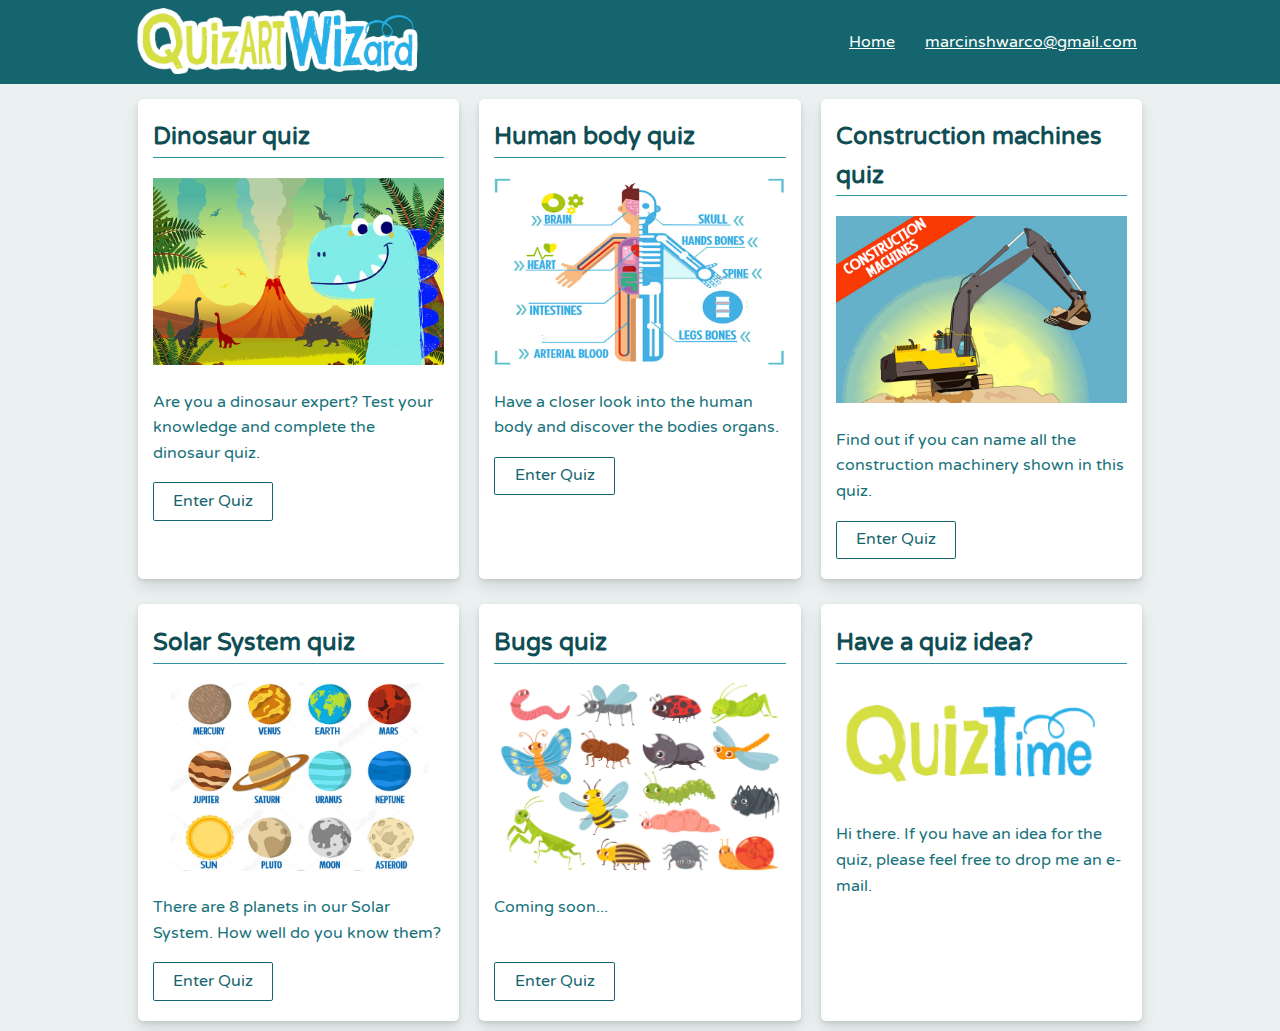
<file: Index.html>
<!DOCTYPE html>
<html>
	<head>
		<title>Quizes for kids</title>  
		<meta name="viewport" content="width=device-width, initial-scale=1.0">
		<link rel = "stylesheet" type = "text/css" href = "css/mainlayout.css" />
		<link rel = "stylesheet" type = "text/css" href = "css/normalize.css" />
	</head>
	<body>
		  
		   
<header>
<div class = "width-cap">
	<div class="sub-header">
	         <div class="logo"><a href="Index.html"> <img class="logo-quiz" src="images/quizart-wizard-logo.png"/></a></div>
	<nav>                        
		<ul class="flex">
		<li class="item-2 item"><a href="Index.html" >Home</a></li>           
		<li class="item-4 item"><a href="mailto:marcinshwarco@gmail.com">marcinshwarco@gmail.com</a></li>
		
		</ul>
	</nav>
	</div>
</div>
</header>
     <div class = "width-cap-wrapper">
	<div class="wrapper">
	<div id = "col">
	 <h2 id = "header-two-underline">Dinosaur quiz</h2>
	 <img class="pic" src="images/dinos-resized.jpg" alt="Drinks and eats">
	  <p> Are you a dinosaur expert? Test your knowledge and complete the dinosaur quiz.</p>
	  <a href="dinoquizpage.html" class="button-green">Enter Quiz</a>
	</div>
	<div id = "col">
	  <h2 id = "header-two-underline">Human body quiz</h2>
	  <img class="pic" src="images/human-body.jpg" alt="Drinks and eats">
	  <p>Have a closer look into the human body and discover the bodies organs.</p>
	  <a href="bodyquizpage.html" class="button-green">Enter Quiz</a>
	</div>
	<div id = "col">
	  <h2 id = "header-two-underline">Construction machines quiz</h2>
	  <img class="pic" src="images/diggers-resized.jpg" alt="Drinks and eats">
	  <p>Find out if you can name all the construction machinery shown in this quiz.</p>
	  <a href="constructionquizpage.html" class="button-green">Enter Quiz</a>
	</div>
	
	<div id = "col">
	 <h2 id = "header-two-underline">Solar System quiz</h2>
	 <img class="pic" src="images/planets-new.jpg" alt="Drinks and eats">
	  <p>There are 8 planets in our Solar System. How well do you know them? </p>
	  <a href="solarsystemquizpage.html" class="button-green">Enter Quiz</a>
	</div>
	<div id = "col">
	  <h2 id = "header-two-underline">Bugs quiz</h2>
	  <img class="pic" src="images/bugs.jpg" alt="Drinks and eats">
	  <p>Coming soon... </p>
	  <br>
	  <a href="#" class="button-green">Enter Quiz</a>
	</div>
	<div id = "col">
	  <h2 id = "header-two-underline">Have a quiz idea?</h2>
	  <img class="pic" src="images/quiztime.png" alt="Drinks and eats">
	  <p>Hi there. If you have an idea for the quiz, please feel free to drop me an e-mail. </p>
	 
	</div>
	
</div>
  </div>
	</body>
</html>
</file>
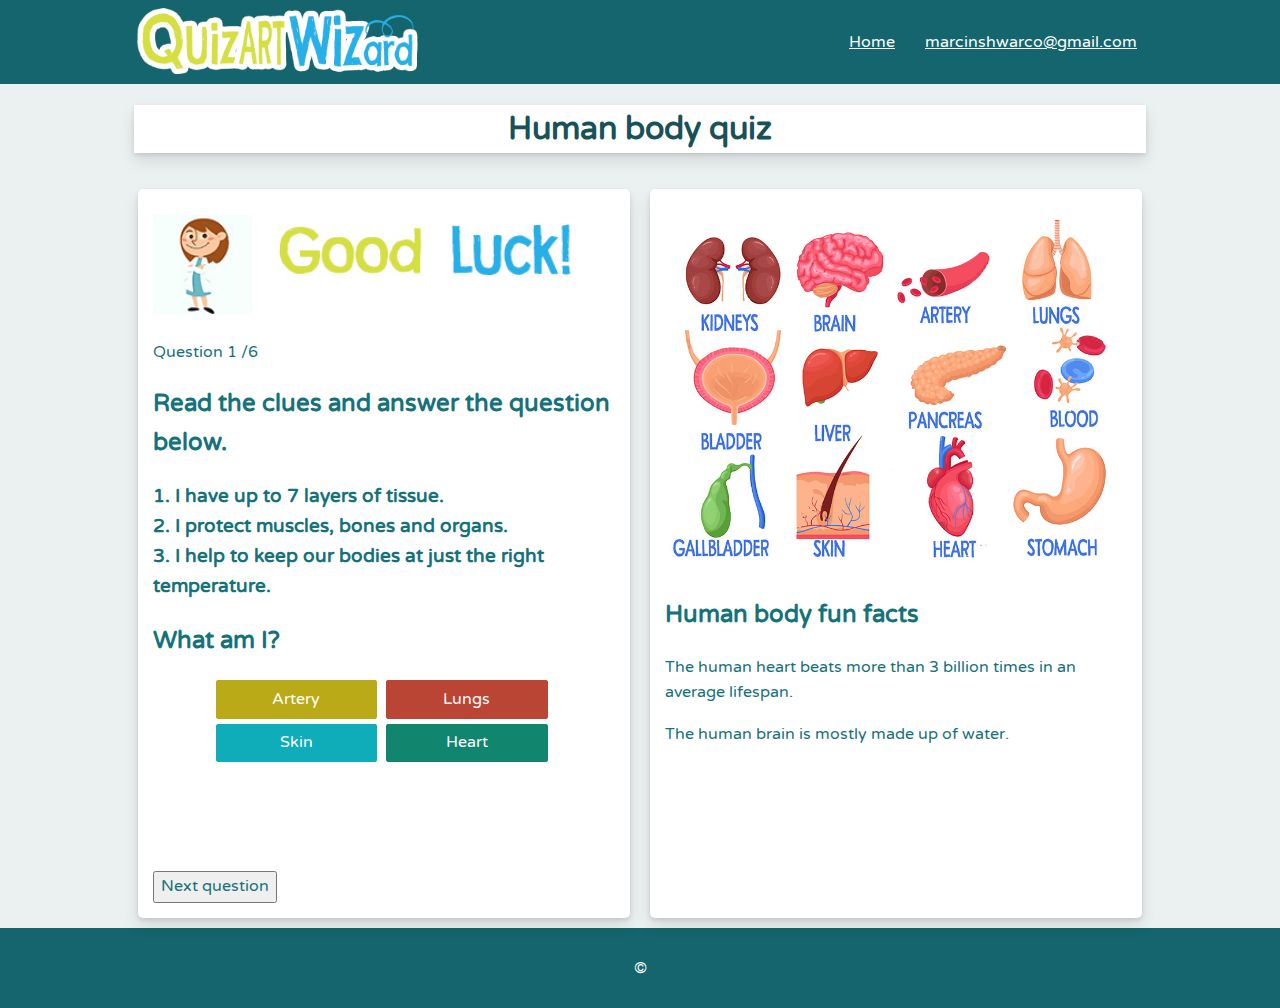
<file: bodyquizpage.html>
<!DOCTYPE html>
<html>
	<head>
		<title>Quizes for kids</title>  
		<meta name="viewport" content="width=device-width, initial-scale=1.0">
		<link rel = "stylesheet" type = "text/css" href = "css/mainlayout.css" />
		<link rel = "stylesheet" type = "text/css" href = "css/normalize.css" />
		<script src="https://ajax.googleapis.com/ajax/libs/jquery/3.5.1/jquery.min.js"></script>
		<script src="js/body-questions-answers.js"></script>
		
	</head>
	<body>
		  
		   
<header>
<div class = "width-cap">
	<div class="sub-header">
	         <div class="logo"><a href="Index.html"> <img class="logo-quiz" src="images/quizart-wizard-logo.png"/></a></div>
	<nav>                        
		<ul class="flex">
		<li class="item-2 item"><a href="Index.html" >Home</a></li>           
		<li class="item-4 item"><a href="mailto:marcinshwarco@gmail.com">marcinshwarco@gmail.com</a></li>
		
		</ul>
	</nav>
	</div>
</div>
</header>
 <audio id="firstsoundclip" preload="auto">
              <source src="sounds/correct.mp3"> </source>
              
 </audio>
 <audio id="secondsoundclip" preload="auto">
              
              <source src="sounds/wrong.mp3"> </source>
 </audio>
 
     <div class = "width-cap-wrapper">
	 
	<div id="mainwrapper">
	<div class="col1">
	<h1>Human body quiz</h1>
	</div>
	<div class="wrapper">
	 
	<div id = "col">
<img class="responsive_img" src="images/white.jpg">	 
<div><img class="pic" src="images/goodluck-doctor.jpg"></div>
<p id="question_number"> </p>	 
<h2>Read the clues and answer the question below.</h2>
<h3 id="mainQuestion">Let's start</h3>
<h3 id="secondQuestion">Let's start</h3>
<h3 id="thirdQuestion">Let's start</h3>
<h2 id="displayAnswer">What am I?</h2>

<div id ="button"  onclick="myFunction(event, questionIndex)">
  <button id="opt1" class="btn-group">Button Label</button>
  <button id="opt2" class="btn-group">Button Label</button>
  <button id="opt3" class="btn-group">Button Label</button>
  <button id="opt4" class="btn-group">Button Label</button>
</div>
<br>
<div id="tick-boxes">
<img id="tick" src="images/tick.jpg" alt="tick" width="70" height="70">
<img id="cross" src="images/cross.jpg" alt="cross" width="70" height="70">
</div>
<div> 
<button id="buttonNext">Next question</button>
</div>
	</div>
	
<div id="col2">	
<img class="responsive_img" src="images/white.jpg">
<div><img class="pic" src="images/congratulations-doctor.jpg" alt="good luck" ></div>	 
<h2>You have completed the quiz.</h2>
<h3 id="result"></h3>
<div id="medal">
</div>
<img src="images/medal.png" alt="medal"  >
</div>

	<div id = "col">
	  <br>
	  <img class="pic" src="images/human-body-organs.jpg" alt="human-body-organs">
	  <h2>Human body fun facts</h2>
	  <p>The human heart beats more than 3 billion times in an average lifespan.</p>
	  <p>The human brain is mostly made up of water.</p>
	</div>
	
	
</div>


</div>

  </div>
  <footer> &copy </footer>
  <script>

var imageArray =["quiztime.png", "tester.jpg"];

//variable setup
var questionIndex = 0; // var questionIndex is used to track question number and to select items from questions array
var col = document.getElementById('col');
var col2 = document.getElementById('col2');
var score = 0;
var totQuestions = questions.lenght;
var mainQuestion = document.getElementById('mainQuestion');
var secondQuestion = document.getElementById('secondQuestion');
var thirdQuestion = document.getElementById('thirdQuestion');
var opt1 = document.getElementById('opt1');
var opt2 = document.getElementById('opt2');
var opt3 = document.getElementById('opt3');
var opt4 = document.getElementById('opt4');
var tick = document.getElementById('tick');
var cross = document.getElementById('cross');
var displayAnswer= document.getElementById('displayAnswer');
var answer; // var answer is used to store the value of selected answer
var checker = false; // checker is used to check if the answer is selected
	  
//Function below is executed when one of the options is selected. 

function myFunction(event, questionIndex) {
var question_Number = questionIndex +1; // var question_Number is used to set the current question number
document.getElementById('question_number').innerHTML = 'Question ' + question_Number +' /6'; //Displays current question number to the user
var qMain = questions[questionIndex][0]; // in lines 126 to 135 (below), the the clues/quesions and answer options from questions array are displayed for the website
mainQuestion.textContent = qMain;
var qSecond = questions[questionIndex][1];
secondQuestion.textContent = qSecond;
var qThird = questions[questionIndex][2];
thirdQuestion.textContent = qThird;
opt1.innerHTML = questions[questionIndex][3];
 opt2.innerHTML = questions[questionIndex][4];
 opt3.innerHTML = questions[questionIndex][5];
 opt4.innerHTML = questions[questionIndex][6];
var x = event.target;
  if (x == opt1 || x == opt2 || x == opt3 || x == opt4){
  checker = true; // if answer is selected - checker value changes to true
  answer = x.innerHTML; // if answer is selected - var answer takes the value of button's innerHTML
  displayAnswer.innerHTML = 'What am I? ' + x.innerHTML; // selected answer is displayed on the website to the user
  }
  
  
  if ( answer == x.innerHTML && answer == questions[questionIndex][7]) {var audio = $("#firstsoundclip")[0];
      audio.play();  tick.style.visibility="visible"; cross.style.visibility="hidden";} else if (answer == x.innerHTML && answer!== questions[questionIndex][7]){var audio = $("#secondsoundclip")[0];
      audio.play();  cross.style.visibility="visible"; tick.style.visibility="hidden";} // the 'if else' statement is used to play a sound when the answer is selected - one sound for correct answer and second sound for incorrect answer
  }
  
  //Function below is executed when "next question" button is clicked.
var buttonNext =document.getElementById('buttonNext').addEventListener('click', function nextQuestion(){
    tick.style.visibility="hidden";
	cross.style.visibility="hidden";
    displayAnswer.innerHTML = 'What am I? ';
   if(checker == false) {alert('Please select your answer'); return;}
  if (answer == questions[questionIndex][7]) {score+=1; questionIndex++;}
     else {questionIndex++;}
  if (questionIndex == questions.length -1) {
    document.getElementById('buttonNext').innerHTML ="Finish";}
if (questionIndex == questions.length) {col.style.display ='none'; col2.style.display ='block'; document.getElementById('result').innerHTML = 'You answered: ' + score + ' out of ' +questionIndex + ' question(s) correctly.';}
	checker = false;
myFunction(event, questionIndex);

});
myFunction(event, questionIndex);


 </script>
	</body>
</html>
</file>
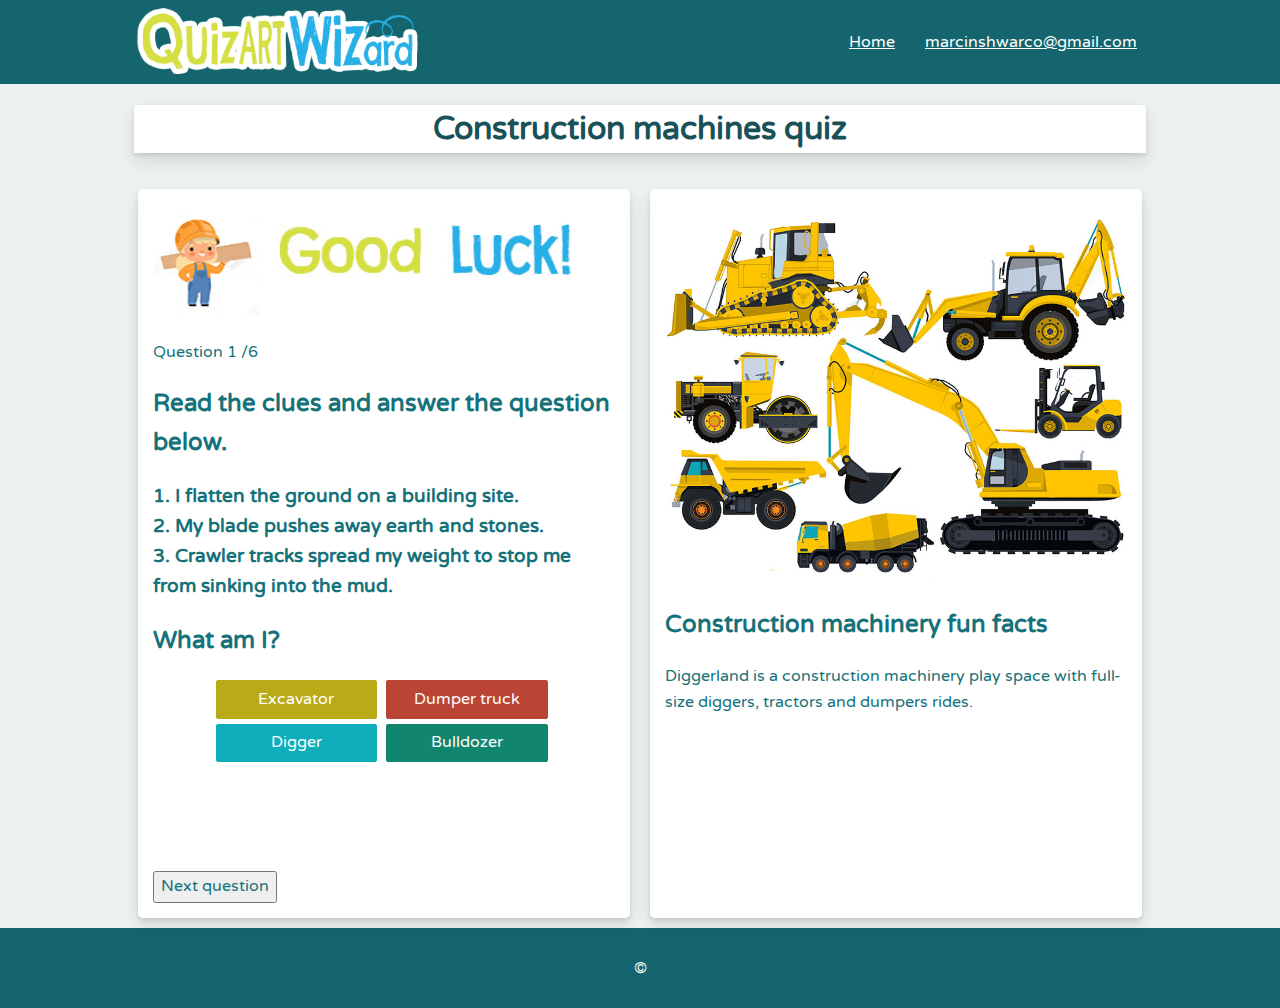
<file: constructionquizpage.html>
<!DOCTYPE html>
<html>
	<head>
		<title>Quizes for kids</title>  
		<meta name="viewport" content="width=device-width, initial-scale=1.0">
		<link rel = "stylesheet" type = "text/css" href = "css/mainlayout.css" />
		<link rel = "stylesheet" type = "text/css" href = "css/normalize.css" />
		<script src="https://ajax.googleapis.com/ajax/libs/jquery/3.5.1/jquery.min.js"></script>
		<script src="js/construction-questions-answers.js"></script>
		
	</head>
	<body>
		   
		   
<header>
<div class = "width-cap">
	<div class="sub-header">
	         <div class="logo"><a href="Index.html"> <img class="logo-quiz" src="images/quizart-wizard-logo.png"/></a></div>
	<nav>                        
		<ul class="flex">
		<li class="item-2 item"><a href="Index.html" >Home</a></li>           
		<li class="item-4 item"><a href="mailto:marcinshwarco@gmail.com">marcinshwarco@gmail.com</a></li>
	
		</ul>
	</nav>
	</div>
</div>
</header>
 <audio id="firstsoundclip" preload="auto">
              <source src="sounds/correct.mp3"> </source>
              
 </audio>
 <audio id="secondsoundclip" preload="auto">
              
              <source src="sounds/wrong.mp3"> </source>
 </audio>
 
     <div class = "width-cap-wrapper">
	 
	<div id="mainwrapper">
	<div class="col1">
	<h1>Construction machines quiz</h1>
	</div>
	<div class="wrapper">
	 
<div id = "col">
<img class="responsive_img" src="images/white.jpg">	 
<div><img class="pic" src="images/goodluck-builder.jpg"></div>	
 <p id="question_number"> </p>	
<h2>Read the clues and answer the question below.</h2>
<h3 id="mainQuestion">Let's start</h3>
<h3 id="secondQuestion">Let's start</h3>
<h3 id="thirdQuestion">Let's start</h3>
<h2 id="displayAnswer">What am I?</h2>

<div id ="button"  onclick="myFunction(event, questionIndex)">
  <button id="opt1" class="btn-group">Button Label</button>
  <button id="opt2" class="btn-group">Button Label</button>
  <button id="opt3" class="btn-group">Button Label</button>
  <button id="opt4" class="btn-group">Button Label</button>
</div>
<br>
<div id="tick-boxes">
<img id="tick" src="images/tick.jpg" alt="tick" width="70" height="70">
<img id="cross" src="images/cross.jpg" alt="cross" width="70" height="70">
</div>
<div> 
<button id="buttonNext">Next question</button>
</div>
	</div>
	
<div id="col2">	
<img class="responsive_img" src="images/white.jpg">
<div><img class="pic" src="images/congratulations-builder.jpg" alt="good luck" ></div>	 
<h2>You have completed the quiz.</h2>
<h3 id="result"></h3>
<div id="medal">
</div>
<img src="images/medal.png" alt="medal"  >
</div>

	<div id = "col">
	  <br>
	  <img class="pic" src="images/construction-machines.jpg" alt="construction machines">
	  <h2>Construction machinery fun facts</h2>
	  <p>Diggerland is a construction machinery play space with full-size diggers, tractors and dumpers rides.</p>
	  
	</div>
	
	
</div>


</div>

  </div>
  <footer> &copy </footer>
  <script>

var imageArray =["quiztime.png", "tester.jpg"];

//variable setup
var questionIndex = 0;
var col = document.getElementById('col');
var col2 = document.getElementById('col2');
var score = 0;
var totQuestions = questions.lenght;
var mainQuestion = document.getElementById('mainQuestion');
var secondQuestion = document.getElementById('secondQuestion');
var thirdQuestion = document.getElementById('thirdQuestion');
var opt1 = document.getElementById('opt1');
var opt2 = document.getElementById('opt2');
var opt3 = document.getElementById('opt3');
var opt4 = document.getElementById('opt4');
var tick = document.getElementById('tick');
var cross = document.getElementById('cross');
var displayAnswer= document.getElementById('displayAnswer');
var answer;
var checker = false;

//Function below is executed when one of the options is selected. 
function myFunction(event, questionIndex) {
var question_Number = questionIndex +1;
document.getElementById('question_number').innerHTML = 'Question ' + question_Number +' /6';
var qMain = questions[questionIndex][0];
mainQuestion.textContent = qMain;
var qSecond = questions[questionIndex][1];
secondQuestion.textContent = qSecond;
var qThird = questions[questionIndex][2];
thirdQuestion.textContent = qThird;
opt1.innerHTML = questions[questionIndex][3];
 opt2.innerHTML = questions[questionIndex][4];
 opt3.innerHTML = questions[questionIndex][5];
 opt4.innerHTML = questions[questionIndex][6];
var x = event.target;
  if (x == opt1 || x == opt2 || x == opt3 || x == opt4){
  checker = true;
  answer = x.innerHTML;
  displayAnswer.innerHTML = 'What am I? ' + x.innerHTML;
  }
  
  
  if (answer == x.innerHTML && answer == questions[questionIndex][7]) {var audio = $("#firstsoundclip")[0];
      audio.play();  tick.style.visibility="visible"; cross.style.visibility="hidden";} else if (answer == x.innerHTML && answer!== questions[questionIndex][7]){var audio = $("#secondsoundclip")[0];
      audio.play();  cross.style.visibility="visible"; tick.style.visibility="hidden";}
  }
  
  //Function below is executed when "next question" button is clicked.
var buttonNext =document.getElementById('buttonNext').addEventListener('click', function nextQuestion(){
    tick.style.visibility="hidden";
	cross.style.visibility="hidden";
    displayAnswer.innerHTML = 'What am I? ';
   if(checker == false) {alert('Please select your answer'); return;}
  if (answer == questions[questionIndex][7]) {score+=1; questionIndex++;}
     else {questionIndex++;}
  if (questionIndex == questions.length -1) {
    document.getElementById('buttonNext').innerHTML ="Finish";}
if (questionIndex == questions.length) {col.style.display ='none'; col2.style.display ='block'; document.getElementById('result').innerHTML = 'You answered: ' + score + ' out of ' +questionIndex + ' question(s) correctly.';}
	checker = false;
myFunction(event, questionIndex);

});
myFunction(event, questionIndex);


 </script>
	</body>
</html>
</file>
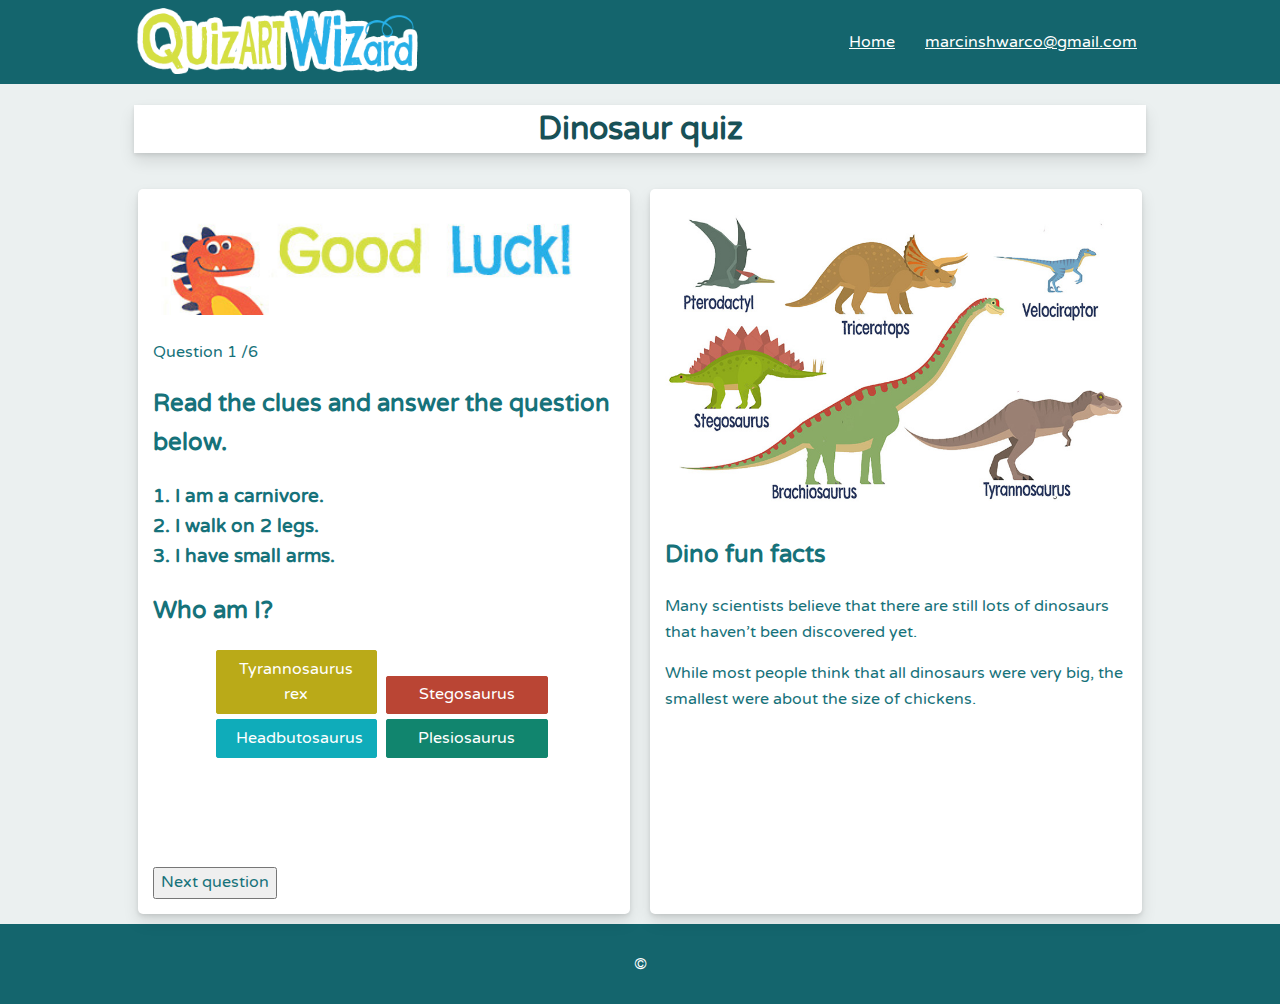
<file: dinoquizpage.html>
<!DOCTYPE html>
<html>
	<head>
		<title>Quizes for kids</title>  
		<meta name="viewport" content="width=device-width, initial-scale=1.0">
		<link rel = "stylesheet" type = "text/css" href = "css/mainlayout.css" />
		<link rel = "stylesheet" type = "text/css" href = "css/normalize.css" />
		<script src="https://ajax.googleapis.com/ajax/libs/jquery/3.5.1/jquery.min.js"></script>
		<script src="js/dino-questions-answers.js"></script>
		
	</head>
	<body>
		   
		   
<header>
<div class = "width-cap">
	<div class="sub-header">
	        <div class="logo"><a href="Index.html"> <img class="logo-quiz" src="images/quizart-wizard-logo.png"/></a></div>
	<nav>                        
		<ul class="flex">
		<li class="item-2 item"><a href="Index.html" >Home</a></li>           
		<li class="item-4 item"><a href="mailto:marcinshwarco@gmail.com">marcinshwarco@gmail.com</a></li>
	</nav>
	</div>
</div>
</header>
 <audio id="firstsoundclip" preload="auto">
              <source src="sounds/correct.mp3"> </source>
              
 </audio>
 <audio id="secondsoundclip" preload="auto">
              
              <source src="sounds/wrong.mp3"> </source>
 </audio>
 
     <div class = "width-cap-wrapper">
	 
	<div id="mainwrapper">
	<div class="col1">
	<h1>Dinosaur quiz</h1>
	</div>
	<div class="wrapper">
	 
	<div id = "col">
 
<div>
<img class="responsive_img" src="images/white.jpg">
<img class="pic" src="images/goodluck-dino.jpg" alt="good luck" >
</div>
<p id="question_number"> </p>	 
<h2>Read the clues and answer the question below.</h2>
<h3 id="mainQuestion">Let's start</h3>
<h3 id="secondQuestion">Let's start</h3>
<h3 id="thirdQuestion">Let's start</h3>
<h2 id="displayAnswer">Who am I?</h2>

<div id ="button"  onclick="myFunction(event, questionIndex)">
  <button id="opt1" class="btn-group">Button Label</button>
  <button id="opt2" class="btn-group">Button Label</button>
  <button id="opt3" class="btn-group">Button Label</button>
  <button id="opt4" class="btn-group">Button Label</button>
</div>
<br>
<div id="tick-boxes">
<img id="tick" src="images/tick.jpg" alt="tick" width="70" height="70">
<img id="cross" src="images/cross.jpg" alt="cross" width="70" height="70">
</div>
<div> 
<button id="buttonNext">Next question</button>
</div>
	</div>
	
<div id="col2">	
<div>
<img class="responsive_img" src="images/white.jpg">
<img class="responsive_img" src="images/congratulations.jpg" alt="good luck" ></div>	 
<h2>You have completed the quiz.</h2>
<h3 id="result"></h3>
<div id="medal">
</div>
<img src="images/medal.png" alt="medal"  >
</div>

	<div id = "col">
	  <br>
	  <img class="pic" src="images/dinosaurs.jpg" alt="dinosaurs">
	  <h2>Dino fun facts</h2>
	  <p>Many scientists believe that there are still lots of dinosaurs that haven’t been discovered yet.</p>
	  <p>While most people think that all dinosaurs were very big, the smallest were about the size of chickens.</p>
	</div>
	
	
</div>


</div>

  </div>
  <footer> &copy </footer>
  <script>



//variable setup
var questionIndex = 0;
var col = document.getElementById('col');
var col2 = document.getElementById('col2');
var score = 0;
var totQuestions = questions.lenght;
var mainQuestion = document.getElementById('mainQuestion');
var secondQuestion = document.getElementById('secondQuestion');
var thirdQuestion = document.getElementById('thirdQuestion');
var opt1 = document.getElementById('opt1');
var opt2 = document.getElementById('opt2');
var opt3 = document.getElementById('opt3');
var opt4 = document.getElementById('opt4');
var tick = document.getElementById('tick');
var cross = document.getElementById('cross');
var displayAnswer= document.getElementById('displayAnswer');
var answer;
var checker = false;

//Function below is executed when one of the options is selected. 
function myFunction(event, questionIndex) {
var question_Number = questionIndex +1;
document.getElementById('question_number').innerHTML = 'Question ' + question_Number +' /6';
var qMain = questions[questionIndex][0];
mainQuestion.textContent = qMain;
var qSecond = questions[questionIndex][1];
secondQuestion.textContent = qSecond;
var qThird = questions[questionIndex][2];
thirdQuestion.textContent = qThird;
opt1.innerHTML = questions[questionIndex][3];
 opt2.innerHTML = questions[questionIndex][4];
 opt3.innerHTML = questions[questionIndex][5];
 opt4.innerHTML = questions[questionIndex][6];
var x = event.target;
  if (x == opt1 || x == opt2 || x == opt3 || x == opt4){
  checker = true;
  answer = x.innerHTML;
  displayAnswer.innerHTML = 'Who am I? ' + x.innerHTML;
  }
  
  
  if (answer == x.innerHTML && answer == questions[questionIndex][7]) {var audio = $("#firstsoundclip")[0];
      audio.play();  tick.style.visibility="visible"; cross.style.visibility="hidden";} else if (answer == x.innerHTML && answer!== questions[questionIndex][7]){var audio = $("#secondsoundclip")[0];
      audio.play();  cross.style.visibility="visible"; tick.style.visibility="hidden";}
  }
  
  //Function below is executed when "next question" button is clicked.
var buttonNext =document.getElementById('buttonNext').addEventListener('click', function nextQuestion(){
    tick.style.visibility="hidden";
	cross.style.visibility="hidden";
    displayAnswer.innerHTML = 'Who am I? ';
   if(checker == false) {alert('Please select your answer'); return;}
  if (answer == questions[questionIndex][7]) {score+=1; questionIndex++;}
     else {questionIndex++;}
  if (questionIndex == questions.length -1) {
    document.getElementById('buttonNext').innerHTML ="Finish";}
if (questionIndex == questions.length) {col.style.display ='none'; col2.style.display ='block'; document.getElementById('result').innerHTML = 'You answered: ' + score + ' out of ' +questionIndex + ' question(s) correctly.';}
	checker = false;
myFunction(event, questionIndex);

});
myFunction(event, questionIndex);


 </script>
	</body>
</html>
</file>
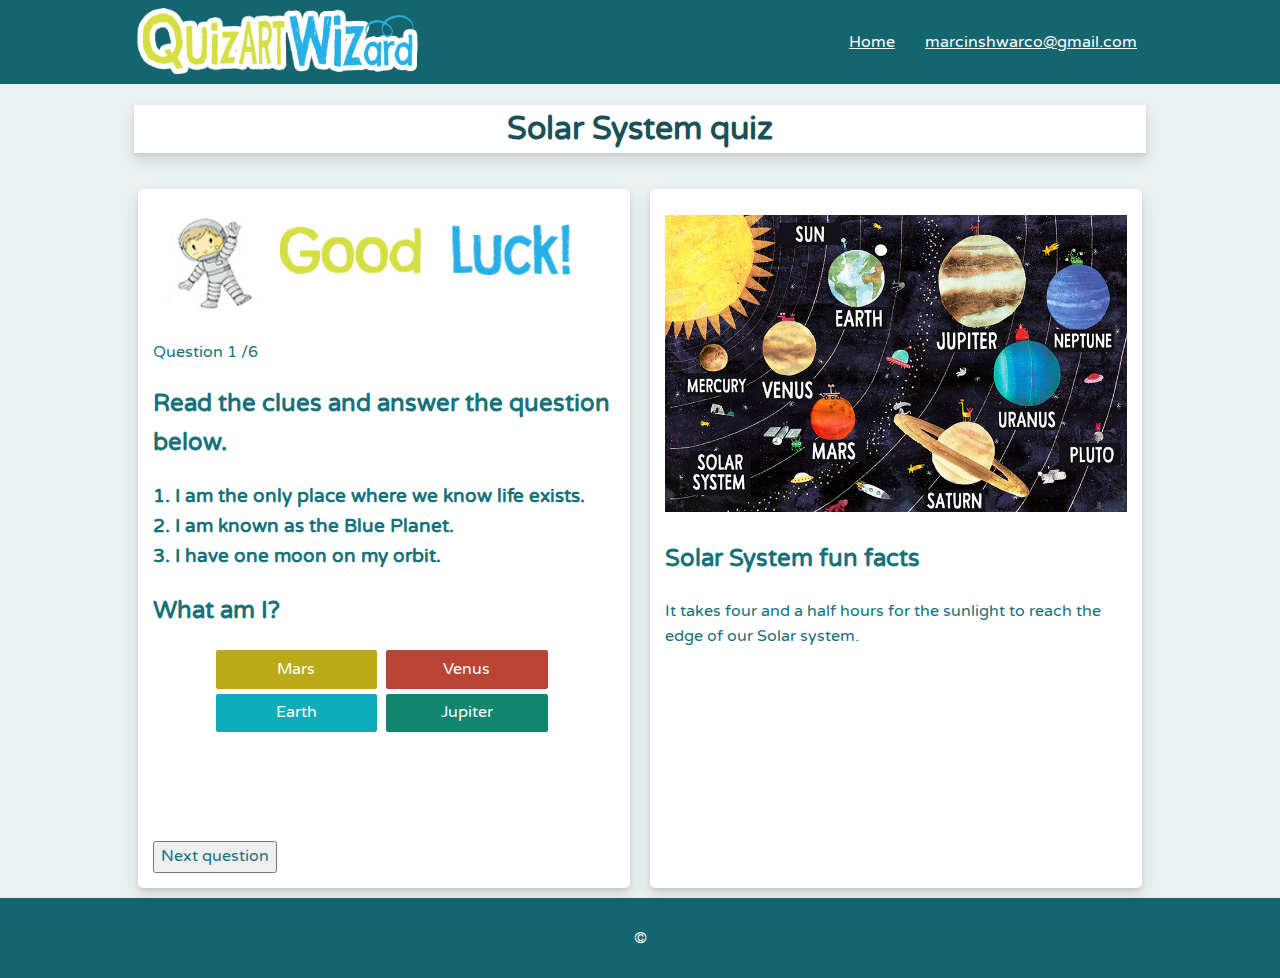
<file: solarsystemquizpage.html>
<!DOCTYPE html>
<html>
	<head>
		<title>Quizes for kids</title>  
		<meta name="viewport" content="width=device-width, initial-scale=1.0">
		<link rel = "stylesheet" type = "text/css" href = "css/mainlayout.css" />
		<link rel = "stylesheet" type = "text/css" href = "css/normalize.css" />
		<script src="https://ajax.googleapis.com/ajax/libs/jquery/3.5.1/jquery.min.js"></script>
		<script src="js/space-questions-answers.js"></script>
		
	</head>
	<body>
		   
		   
<header>
<div class = "width-cap">
	<div class="sub-header">
	         <div class="logo"><a href="Index.html"> <img class="logo-quiz" src="images/quizart-wizard-logo.png"/></a></div>
	<nav>                        
		<ul class="flex">
		<li class="item-2 item"><a href="Index.html" >Home</a></li>           
		<li class="item-4 item"><a href="mailto:marcinshwarco@gmail.com">marcinshwarco@gmail.com</a></li>
		
		</ul>
	</nav>
	</div>
</div>
</header>
 <audio id="firstsoundclip" preload="auto">
              <source src="sounds/correct.mp3"> </source>
              
 </audio>
 <audio id="secondsoundclip" preload="auto">
              
              <source src="sounds/wrong.mp3"> </source>
 </audio>
 
     <div class = "width-cap-wrapper">
	 
	<div id="mainwrapper">
	<div class="col1">
	<h1>Solar System quiz</h1>
	</div>
	<div class="wrapper">
	 
	<div id = "col">
<img class="responsive_img" src="images/white.jpg">	 
<div><img class="pic" src="images/goodluck-astronaut.jpg"></div>
<p id="question_number"> </p>	 
<h2>Read the clues and answer the question below.</h2>
<h3 id="mainQuestion">Let's start</h3>
<h3 id="secondQuestion">Let's start</h3>
<h3 id="thirdQuestion">Let's start</h3>
<h2 id="displayAnswer">What am I?</h2>

<div id ="button"  onclick="myFunction(event, questionIndex)">
  <button id="opt1" class="btn-group">Button Label</button>
  <button id="opt2" class="btn-group">Button Label</button>
  <button id="opt3" class="btn-group">Button Label</button>
  <button id="opt4" class="btn-group">Button Label</button>
</div>
<br>
<div id="tick-boxes">
<img id="tick" src="images/tick.jpg" alt="tick" width="70" height="70">
<img id="cross" src="images/cross.jpg" alt="cross" width="70" height="70">
</div>
<div> 
<button id="buttonNext">Next question</button>
</div>
	</div>
	
<div id="col2">	
<img class="responsive_img" src="images/white.jpg">
<div><img class="pic" src="images/congratulations-astronaut.jpg" alt="good luck" ></div>	 
<h2>You have completed the quiz.</h2>
<h3 id="result"></h3>
<div id="medal">
</div>
<img src="images/medal.png" alt="medal"  >
</div>

	<div id = "col">
	  <br>
	  <img class="pic" src="images/planets-resized.jpg" alt="planets">
	  <h2>Solar System fun facts</h2>
	  <p>It takes four and a half hours for the sunlight to reach the edge of our Solar system.</p>
	  
	</div>
	
</div>


</div>

  </div>
  <footer> &copy </footer>
  <script>

var imageArray =["quiztime.png", "tester.jpg"];

//variable setup
var questionIndex = 0;
var col = document.getElementById('col');
var col2 = document.getElementById('col2');
var score = 0;
var totQuestions = questions.lenght;
var mainQuestion = document.getElementById('mainQuestion');
var secondQuestion = document.getElementById('secondQuestion');
var thirdQuestion = document.getElementById('thirdQuestion');
var opt1 = document.getElementById('opt1');
var opt2 = document.getElementById('opt2');
var opt3 = document.getElementById('opt3');
var opt4 = document.getElementById('opt4');
var tick = document.getElementById('tick');
var cross = document.getElementById('cross');
var displayAnswer= document.getElementById('displayAnswer');
var answer;
var checker = false;

//Function below is executed when one of the options is selected. 
function myFunction(event, questionIndex) {
var question_Number = questionIndex +1;
document.getElementById('question_number').innerHTML = 'Question ' + question_Number +' /6';
var qMain = questions[questionIndex][0];
mainQuestion.textContent = qMain;
var qSecond = questions[questionIndex][1];
secondQuestion.textContent = qSecond;
var qThird = questions[questionIndex][2];
thirdQuestion.textContent = qThird;
opt1.innerHTML = questions[questionIndex][3];
 opt2.innerHTML = questions[questionIndex][4];
 opt3.innerHTML = questions[questionIndex][5];
 opt4.innerHTML = questions[questionIndex][6];
var x = event.target;
  if (x == opt1 || x == opt2 || x == opt3 || x == opt4){
  checker = true;
  answer = x.innerHTML;
  displayAnswer.innerHTML = 'What am I? ' + x.innerHTML;
  }
  
  
  if (answer == x.innerHTML && answer == questions[questionIndex][7]) {var audio = $("#firstsoundclip")[0];
      audio.play();  tick.style.visibility="visible"; cross.style.visibility="hidden";} else if (answer == x.innerHTML && answer!== questions[questionIndex][7]){var audio = $("#secondsoundclip")[0];
      audio.play();  cross.style.visibility="visible"; tick.style.visibility="hidden";}
  }
  
  //Function below is executed when "next question" button is clicked.
var buttonNext =document.getElementById('buttonNext').addEventListener('click', function nextQuestion(){
    tick.style.visibility="hidden";
	cross.style.visibility="hidden";
    displayAnswer.innerHTML = 'What am I? ';
   if(checker == false) {alert('Please select your answer'); return;}
  if (answer == questions[questionIndex][7]) {score+=1; questionIndex++;}
     else {questionIndex++;}
  if (questionIndex == questions.length -1) {
    document.getElementById('buttonNext').innerHTML ="Finish";}
if (questionIndex == questions.length) {col.style.display ='none'; col2.style.display ='block'; document.getElementById('result').innerHTML = 'You answered: ' + score + ' out of ' +questionIndex + ' question(s) correctly.';}
	checker = false;
myFunction(event, questionIndex);

});
myFunction(event, questionIndex);


 </script>
	</body>
</html>
</file>
<file: css/mainlayout.css>
@import url('https://fonts.googleapis.com/css2?family=Open+Sans&family=Varela+Round&display=swap');

body { 
margin: 0 0 0 0;
background-color: #ebf0f0;
}

header, footer {background-color: #14656d;}
.sub-header, .wrapper, {max-width: 90%; margin:0 auto;}
#h1-wrapper {max-width: 100%; margin:0 auto;}
 nav ul li a {
	text-align: center;
	display: block;
	padding: 10px 15px;
}

footer {color: white;
        padding:30px;
	   text-align:center;}
.logo {
text-align: center;
	display: block;
	padding: 5px 5px;}
.logo-quiz {width: 260px; height: auto;}
.pic {width: 100%;}
.width-cap, .width-cap-wrapper {max-width: 1447px;margin:0 auto; }
.width-cap-wrapper {background-color:#ebf0f0; min-height: calc(100vh - 80px - 83.53px);}
#col, #col2 {
margin: 15px 10px 10px 10px;
padding: 0px 15px 15px 15px;
border-color: #57b5c0;
border-style: solid;
border-width: 0px;
box-shadow: 0 2px 4px rgba(0, 0, 0, .1), 0 8px 16px rgba(0, 0, 0, .1);
border-radius: 5px;
line-height: 1.6;
background-color: white;
 
}
#col2 {display:none; text-align: center;}
.btn-group {width:90%;
display:inline-block;
padding:0.35em 1.2em;

margin:0 0.3em 0.3em 0;
border-radius:0.12em;
box-sizing: border-box;
text-decoration:none;

font-weight:300;
color:#ffffff;
text-align:center;
transition: all 0.2s;
}
.col1 {background-color: white; margin: 5px 5px 5px 5px; box-shadow: 0 2px 4px rgba(0, 0, 0, .1), 0 8px 16px rgba(0, 0, 0, .1);}

#opt1 {background-color: #BAAA18;border:0.1em solid    #BAAA18; }
#opt2 {background-color: #BA4534;border:0.1em solid #BA4534; }
#opt3 {background-color: #0FACBA;border:0.1em solid #0FACBA; }
#opt4 {background-color: #11856E;border:0.1em solid #11856E; }
#medal {text-align: center;}
.btn-group:hover {
color:#FFFFFF;
background-color:#14656d;}
.button-green {color:#14656d; border:0.1em solid #14656d;
margin:0 0.3em 0.3em 0;
border-radius:0.12em;
box-sizing: border-box;
text-decoration:none;
display:inline-block;
padding:0.35em 1.2em;
}
.button-green:hover {color:#FFFFFF;
background-color:#14656d;}


#button {
width: 100%; text-align: center;
 }
#tick-boxes {text-align:center;}
#tick {visibility: hidden;}
#cross {visibility: hidden;}

#header-two-underline {
color: #0F4E54;
border-bottom: 1px solid #33949f;
}
#mainQuestion, #secondQuestion, #thirdQuestion {margin: 0 0 0 0;}
#congratulations {text-align: center; }
.float_img {float: left; width: 15%; height: auto;}
.responsive_img {width: 90%; height: auto;}


@media (min-width: 769px) {
.sub-header, .wrapper {max-width: 80%; margin:0 auto;}
.sub-header, nav, .flex, .wrapper {display: flex;}
.sub-header {flex-direction: column; align-items: center;}
.col {flex: 1 500px;}
.wrapper {flex-direction: row; flex-wrap: wrap; }
.logo-quiz {width: 290px; height: auto;}
.col1 {max-width: 79%; margin: 0 auto;}
.btn-group {width:35%;}
}

@media (min-width: 1025px) {
.sub-header {flex-direction: row; justify-content: space-between;}
#col, #col2 {flex: 1 300px;}

}
</file>
